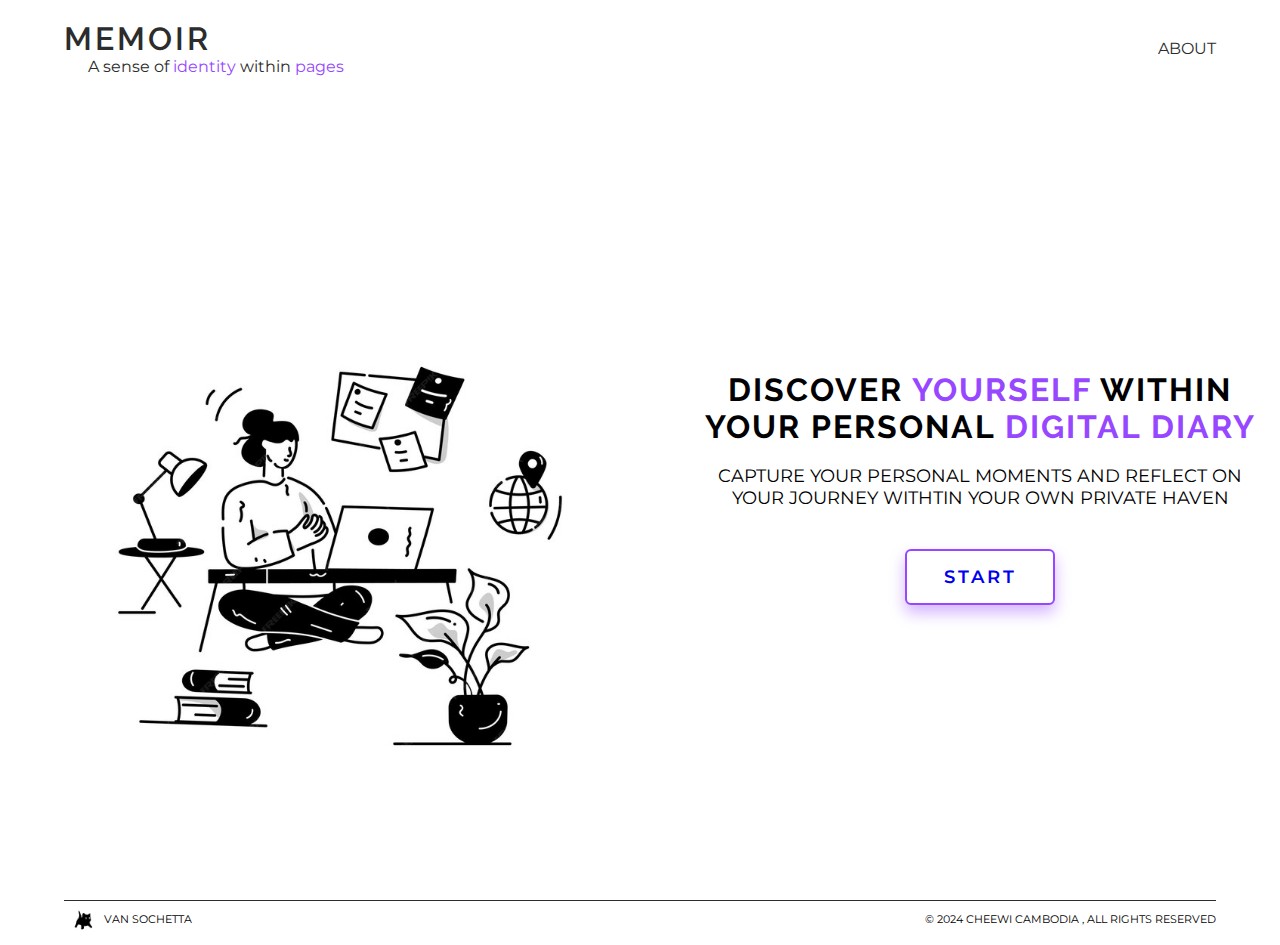
<file: index.html>
<!DOCTYPE html>
<html lang="en">
<head>
    <meta charset="UTF-8">
    <meta name="viewport" content="width=device-width, initial-scale=1.0">
    <title>Memoir</title>
    <link rel="stylesheet" href="./src/style/page-style/index.css">
    <link rel="icon" href="./asset/icon/icon.png">
    <script src="./component/common-components/main.js" type="module"></script>
</head>
<body>
   <div class="container">
         <!-- NAV BAR SECTION -->
        <nav-bar custom-path="./pages/"></nav-bar>

        <!-- HERO SECTION -->
        <hero-homepage></hero-homepage>

        <!-- FOOTER SECTION -->
       <custom-footer custom-path="./"></custom-footer>
   </div>

</body>
</html>
</file>
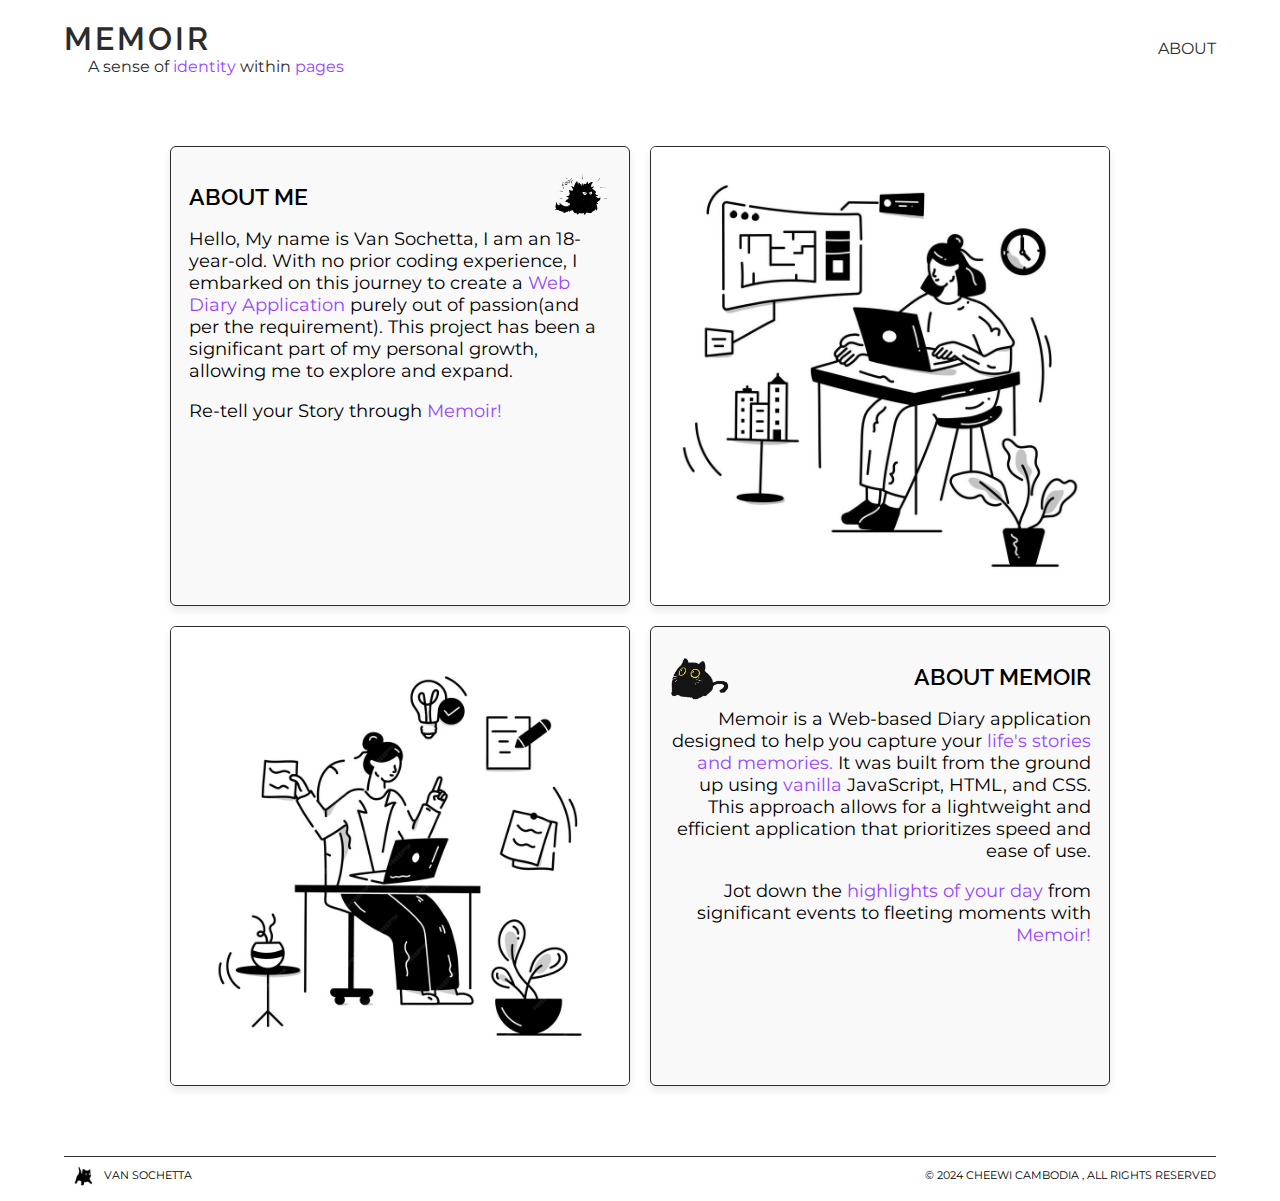
<file: pages/about.html>
<!DOCTYPE html>
<html lang="en">
<head>
    <meta charset="UTF-8">
    <meta name="viewport" content="width=device-width, initial-scale=1.0">
    <title>Memoir</title>
    <link rel="stylesheet" href="../src/style/page-style/about.css">
    <link rel="icon" href="../asset/icon/icon.png">
    <script src="../component/common-components/main.js" type="module"></script>
</head>
<body>
    <!-- MAIN CONTAINER -->
    <div class="about-page-container">

        <!-- NAV-BAR SECTION -->
        <nav-bar custom-path=""></nav-bar>

        <!-- BODY SECTION -->
        <about-section></about-section>

        <!-- FOOTER SECTION -->
        <custom-footer custom-path="../"></custom-footer>
    </div>
</body>
</html>
</file>
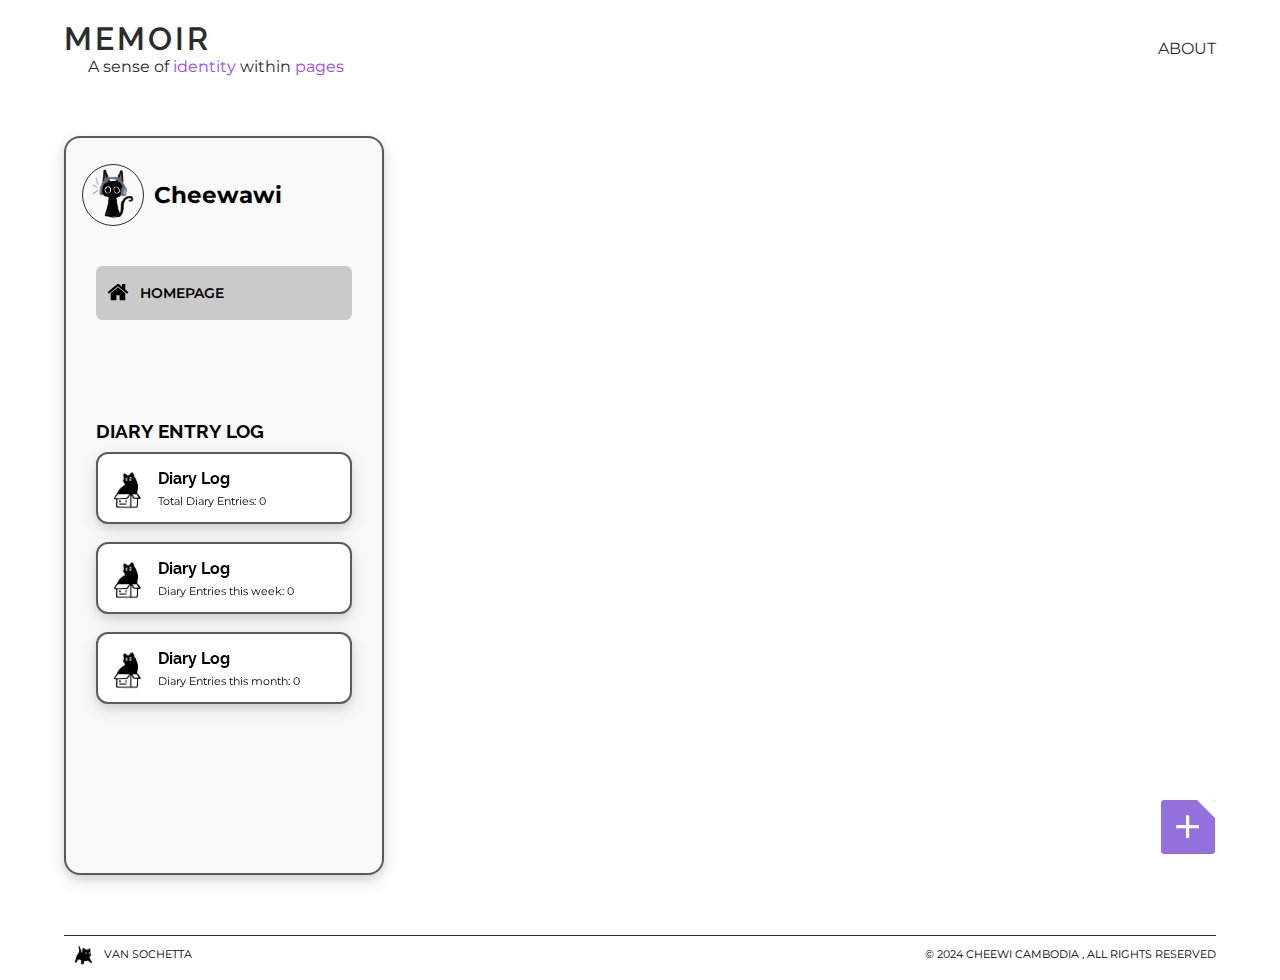
<file: pages/homepage.html>
<!DOCTYPE html>
<html lang="en">
<head>
    <meta charset="UTF-8">
    <meta name="viewport" content="width=device-width, initial-scale=1.0">
    <title>Memoir</title>
    <link rel="stylesheet" href="../src/style/page-style/homepage.css">
    <link rel="icon" href="../asset/icon/icon.png">
    <script src="../component/common-components/main.js" type="module" defer></script>
    <script src="../component/card-component/card.js" type="module" defer></script>
    <script src="../src/script/homepage.js" defer></script>
</head>
<body>
    <!-- CONTAINER FOR PAGE -->
    <main class="homepage-container">

        <!-- NAV-BAR SECTION -->
        <nav-bar custom-path=""></nav-bar>
        
        <!-- CONTAINER STORING THE BODY CONTENT -->
        <section class="body-container">
            
            <!-- SIDE BAR SECTION -->
            <div id="hamburger">
                <img src="../asset/homepage/svg/hamburger.svg" alt="hamburger button">
            </div>
            <section class="side-bar-container">
                <side-bar></side-bar>
            </section>

            <!-- SECTION CONTAINING ALL THE CARDS AND POP UP MODALS -->
            <section class="diary-container">
                <div class="app-container">
                    <div class="cards-container" id="cards-container"></div>
                </div>
                <div class="overlay" id="overlay"></div>
                <view-card></view-card>
                <edit-card></edit-card>
                <create-card></create-card>
            </section>

            <!-- THE CREATE BUTTON -->
            <div class="plus-button-container">
                <plus-button></plus-button>
            </div>
        </section>

        <!-- FOOTER SECTION -->
        <custom-footer custom-path="../"></custom-footer>
    </main>
    
</body>

</html>
</file>
<file: src/style/page-style/index.css>
@import url(./components.css);

/* Styling for the entire body */
body { 
    margin: var(--m-0);
    padding: var(--p-0);
}

/* Styling for common style of the page */

.container { 
    display: flex;
    flex-direction: column;
    min-height: 100vh;
}

.start-link { 
    text-decoration: none;
}

.start-link:hover, .start-link:active {
    color: var(--pearl-white);
}

.img-inner-container > img { 
    width: var(--w-full);
    height: var(--h-full);
}

.detail-container { 
    text-align: center;
}

.detail-heading { 
    font-family: RaleWay;
    letter-spacing: var(--spacing-sm);
}

.detail-sub-heading { 
    font-family: Montserrat;
}

.hero-container { 
    display: flex;
    justify-content: center;
    margin-top: var(--m-12);
    flex-grow: 1;
}

.hero-inner-container { 
    display: flex;
}

.heading-purple {
    color: var(--secondary-400);
}

.detail-container { 
    margin-left: auto;
    margin-right: auto;
}

/* Styling for the responsivenss of the page */

@media (max-width : 390px) { 
    .detail-container { 
        margin-bottom: var(--m-12);
    }
}

@media (max-width : 429px) { 
    .img-inner-container { 
        max-width: 380px;
        max-height: 380px;
    }

    .detail-heading { 
        font-size: var(--heading-sm);
        margin: var(--m-5);
    }

    .detail-sub-heading { 
        font-size: var(--sub-heading-sm);
        margin: var(--m-5);
    }

    .hero-inner-container { 
        flex-direction: column;
    }

    .img-inner-container { 
        margin: var(--m-0) auto;
    }
}

@media (min-width: 430px) and (max-width : 1024px) { 
    .img-inner-container { 
        max-width: 680px;
        max-height: 680px;
    }

    .detail-heading { 
        font-size: var(--heading-base);
        margin: var(--m-7);
    }

    .detail-sub-heading { 
        font-size: var(--sub-heading-md);
        margin: var(--m-7);
    }

    .button-container { 
        margin: var(--m-6);
    }

    .hero-inner-container { 
        flex-direction: column;
    }

    .detail-container { 
        max-width: 640px;
    }
}

@media (min-width : 1025px) { 
    .img-inner-container { 
        min-width: 680px;
        min-height: 680px;
        max-width: 800px;
        max-height: 800px;
    }

    .detail-heading { 
        font-size: var(--heading-lg);
        margin: var(--m-7);
    }

    .detail-sub-heading { 
        font-size: var(--sub-heading-lg);
        margin: var(--m-7);
    }

    .button-container { 
        margin: var(--m-7);
    }

    .hero-inner-container { 
        flex-direction: row;
    }

    .detail-container { 
        display: flex;
        flex-direction: column;
        justify-content: center;
        max-width: 660px;
    }

    .img-inner-container { 
        margin-top: var(--m-16);
    }
    
    .hero-container { 
        margin-top: var(--m-0);
    }
}
</file>
<file: src/style/page-style/about.css>
@import url(./components.css);

.about-page-container { 
    display: flex;
    flex-direction: column;
    min-height: 100vh;
}

.about-body-container { 
    margin: var(--m-0) auto;
    display: flex;
    flex-direction: column;
    flex-grow: 1;
    padding: var(--p-2);
}


.about-inner-container { 
    display: grid;
    margin:  var(--m-13) auto;
    grid-template-columns: repeat(1, 1fr);
    max-width: 1000px;
    gap: 20px;
}

.no-display-1 { 
    display: none;
}

/* Responsive design for the about page */
@media (min-width : 648px) and (max-width : 1024px) { 
    .about-inner-container { 
        grid-template-columns: repeat(2, 1fr);
        margin-top: var(--m-16);
    }

    .no-display-1 { 
        display: flex;
    }

    .no-display-2 { 
        display: none;
    }
}

@media (min-width : 1025px) { 
    .about-inner-container { 
        grid-template-columns: repeat(2, 1fr);
    }

    .about-card { 
        max-width: 460px;
        height: 460px;
    }

    .no-display-1 { 
        display: flex;
    }

    .no-display-2 { 
        display: none;
    }

    .about-info,
    .about-info-signoff { 
        font-size : var(--sub-heading-lg);
    }

    .about-title { 
        font-size: var(--heading-sm);
    }

    .about-inner-container { 
        margin:  var(--m-13) auto;
    }
}
</file>
<file: src/style/page-style/homepage.css>
@import url(./components.css);

/* Styling for the container */
.homepage-container {  
    display: flex;
    flex-direction: column;
    min-height: 100vh;
}

.body-container {
    display: flex;
    width: 90%;
    flex-grow: 1;
    margin: var(--m-0) auto;
}

.cards-container {
    display: flex;
    flex-direction: column;
    gap: 28px;
}

.cards-container { 
    display: grid;
}

.diary-container{ 
    margin-left: var(--m-12);
    flex-grow: 1;
}

/* Styling for the hamburger */
#hamburger { 
    height: 46px;
    cursor: pointer;
    background-color: var(--gray-white);
    border-radius: var(--br-3);
}

#hamburger > img {
    margin: var(--m-2);
}

.card-content-container,
.card-title,
#edit-content-input,
#title-input,
#content-input { 
    padding-left: var(--p-1);
    padding-top: var(--p-1);
}


/* Responsive styling */
@media (max-width : 490px) { 
    .cards-container { 
        grid-template-columns: repeat(1, 1fr);
    }

    .diary-container { 
        margin: var(--m-0);
    }

    .body-container { 
        flex-direction: column;
    }
    
    #hamburger {
        margin: var(--m-12) var(--m-0);
    }
}

@media (min-width : 491px) and (max-width : 1024px) { 
    .cards-container { 
        grid-template-columns: repeat(2, 1fr);
    }

    .diary-container { 
        margin: var(--m-0);
    }

    .body-container { 
        flex-direction: column;
    }

    #hamburger {
        margin: var(--m-13) var(--m-0);
    }
}

@media (min-width : 1025px) and (max-width : 1400px) { 
    .cards-container { 
        grid-template-columns: repeat(2, 1fr);
    }

    .body-container { 
        flex-direction: row;
        margin: var(--m-13) auto;

    }
}

@media (min-width : 1401px) { 
    .cards-container { 
        grid-template-columns: repeat(3, 1fr);
    }

    .body-container { 
        flex-direction: row;
        margin: var(--m-13) auto;
    }
}
</file>
